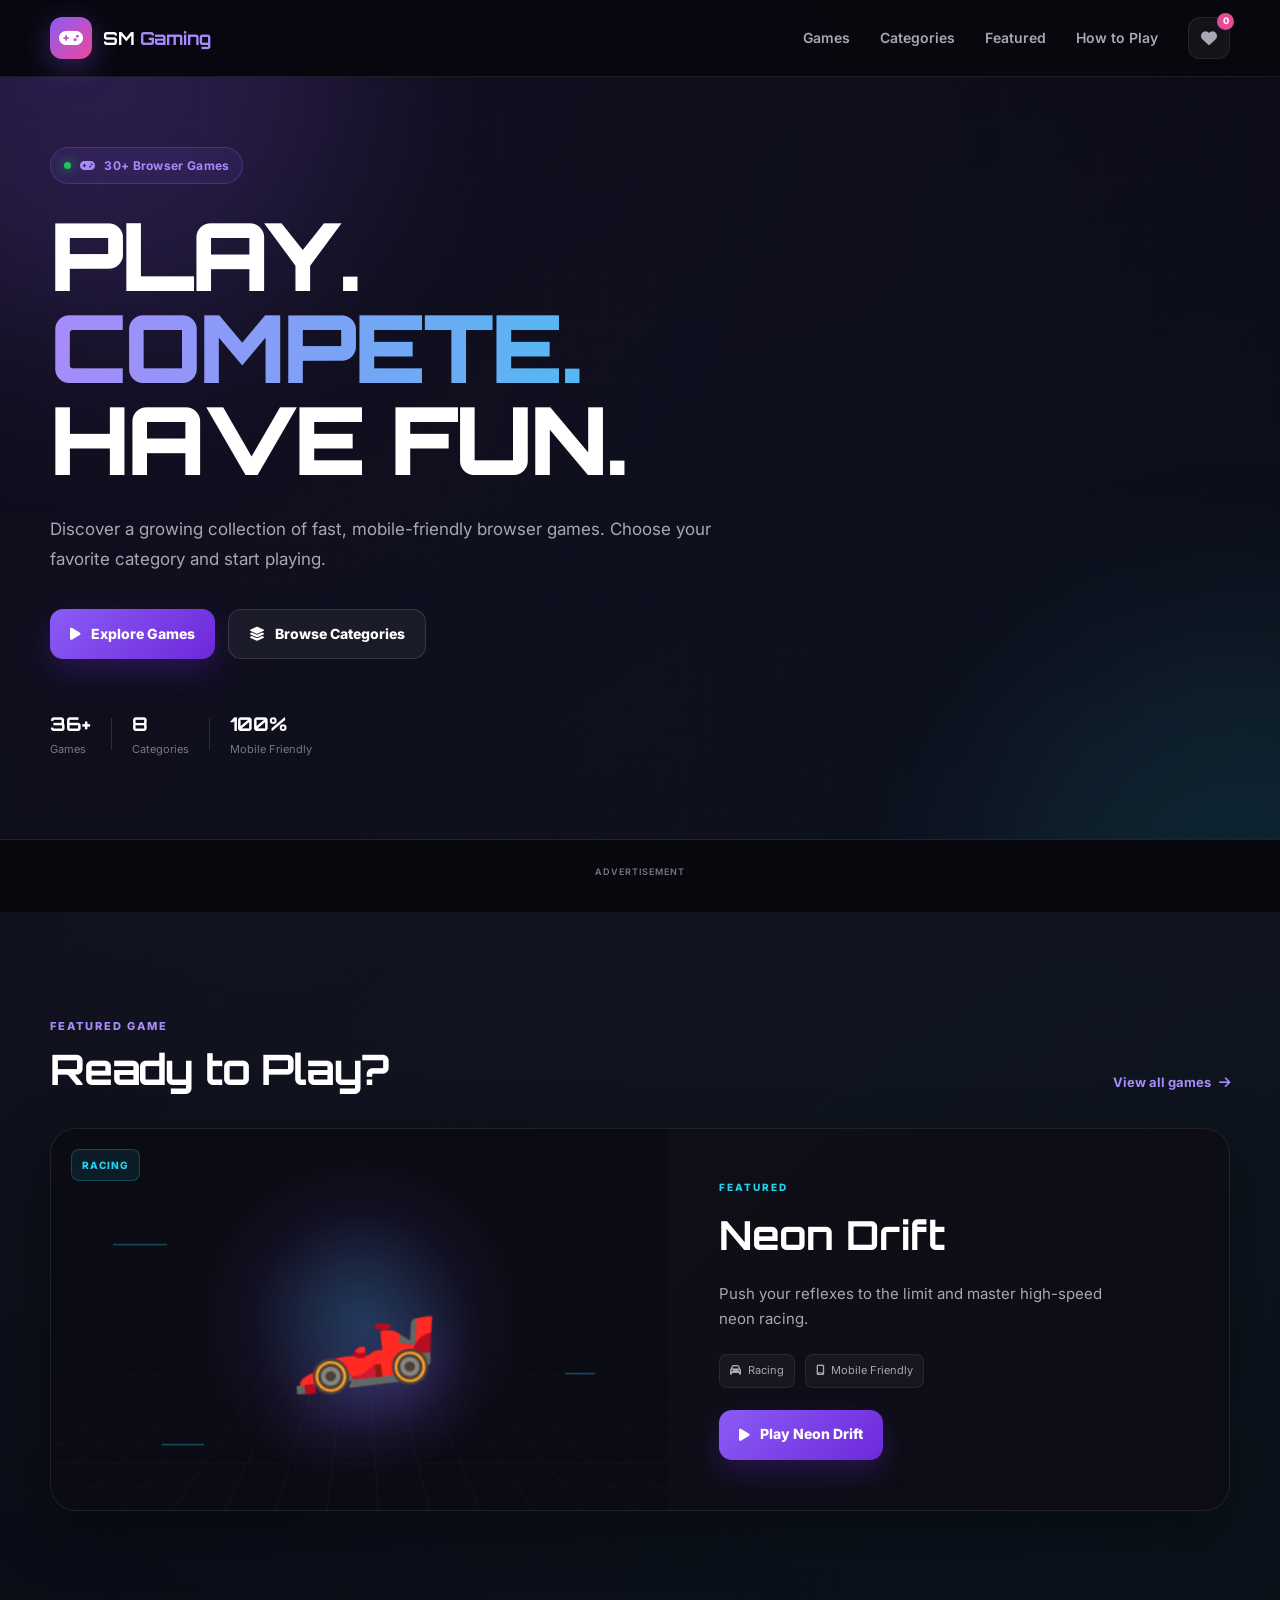
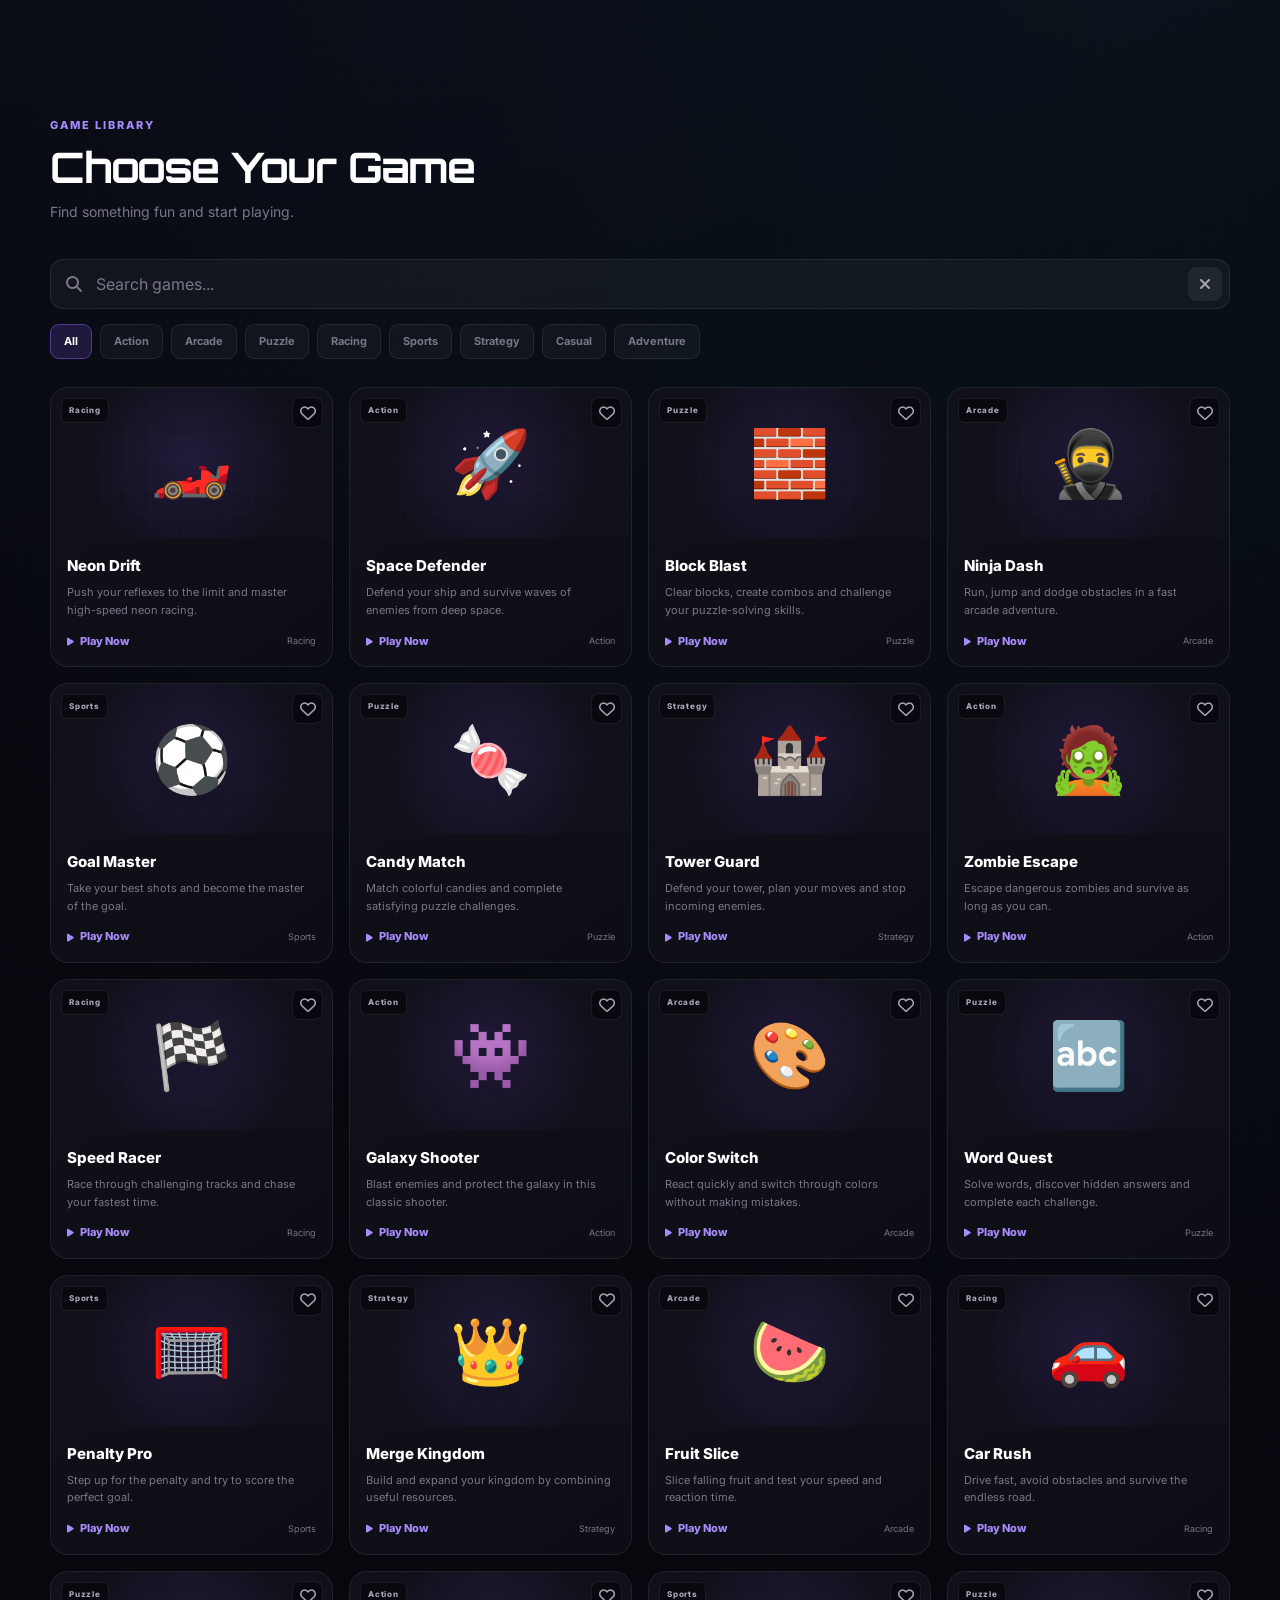
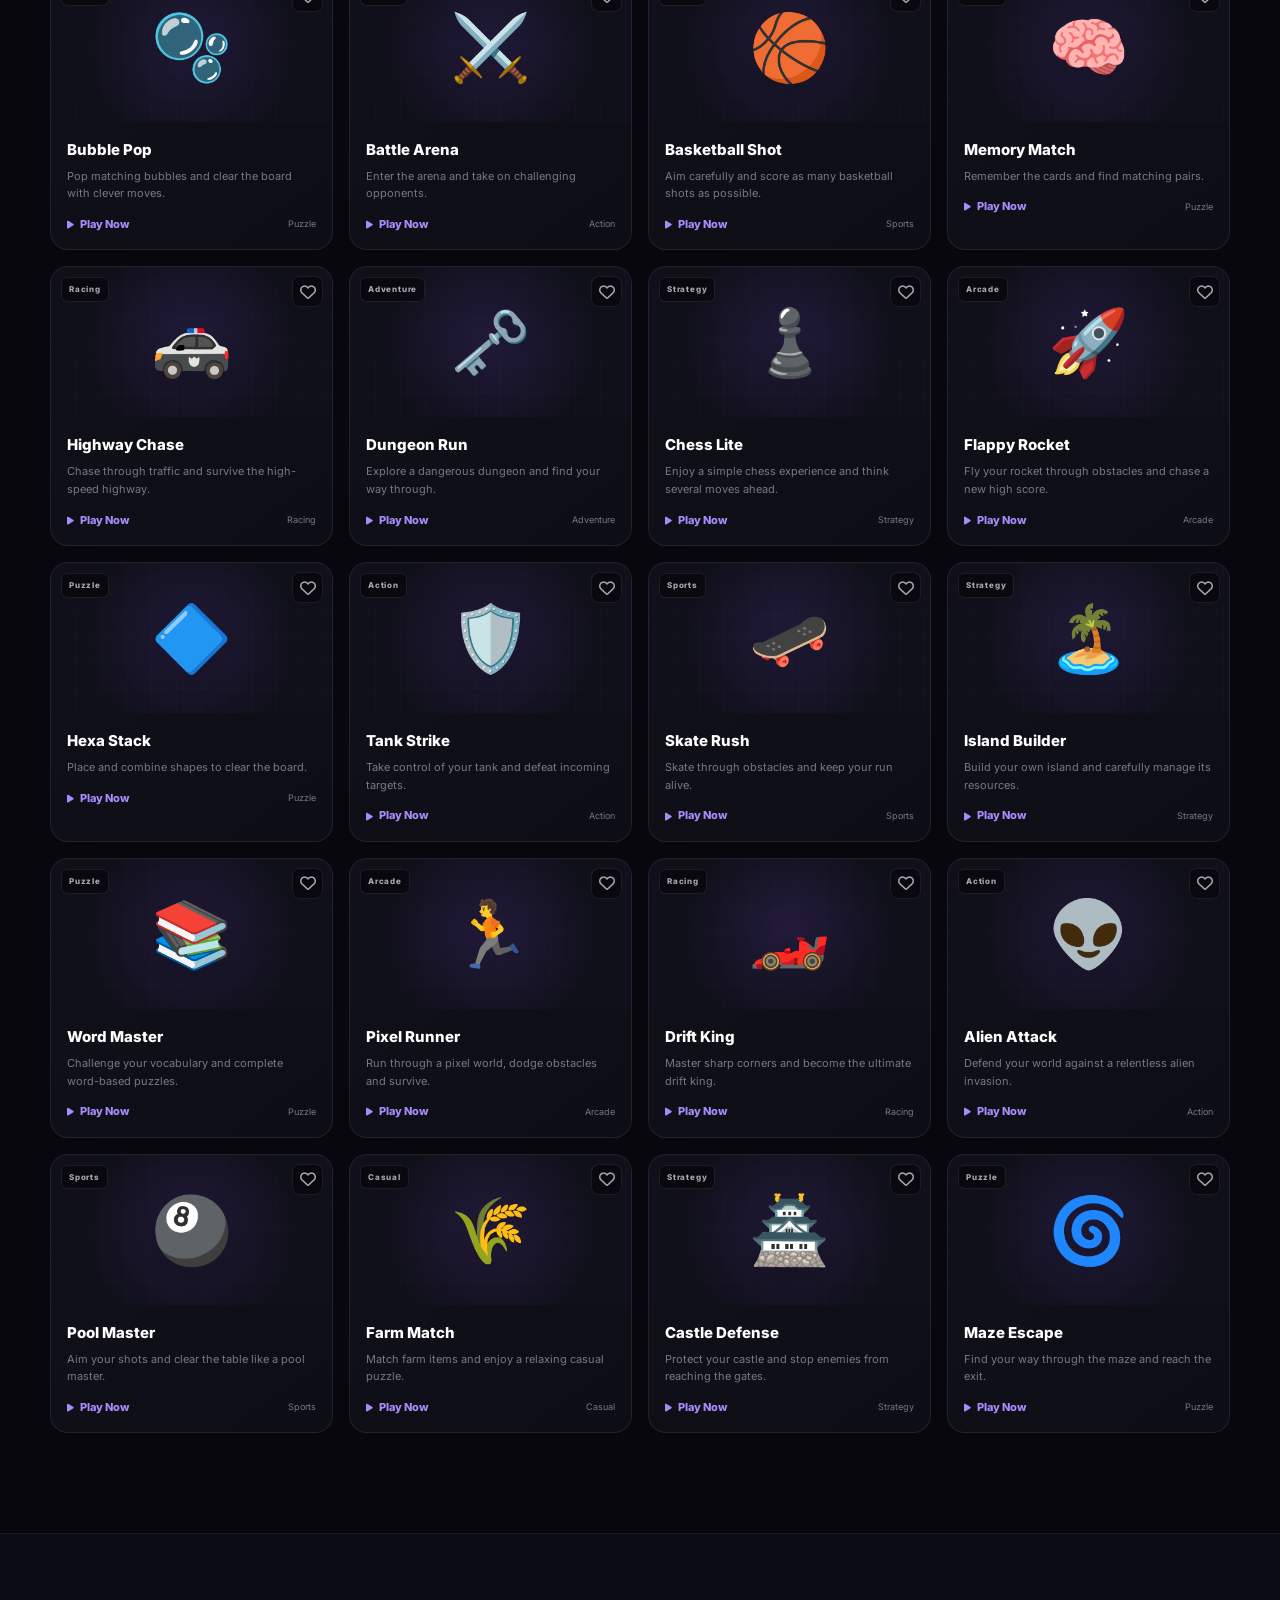
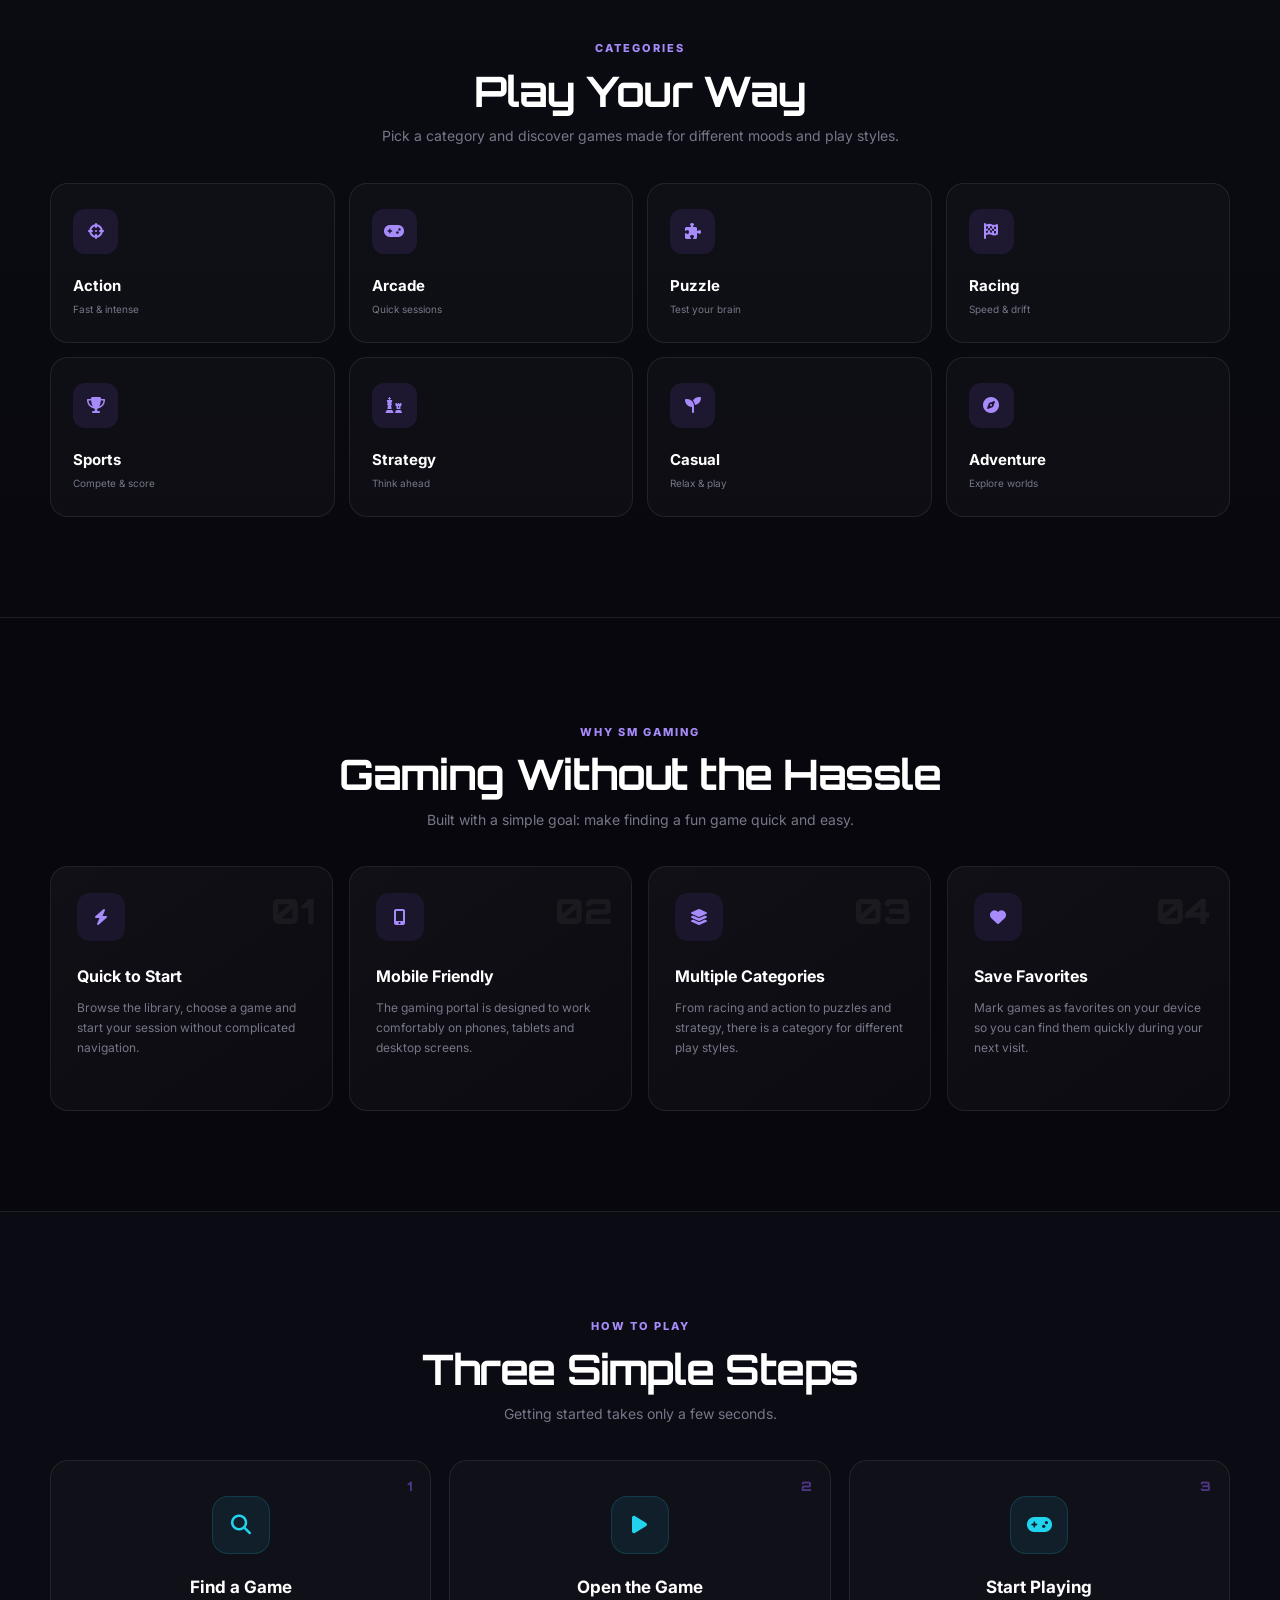
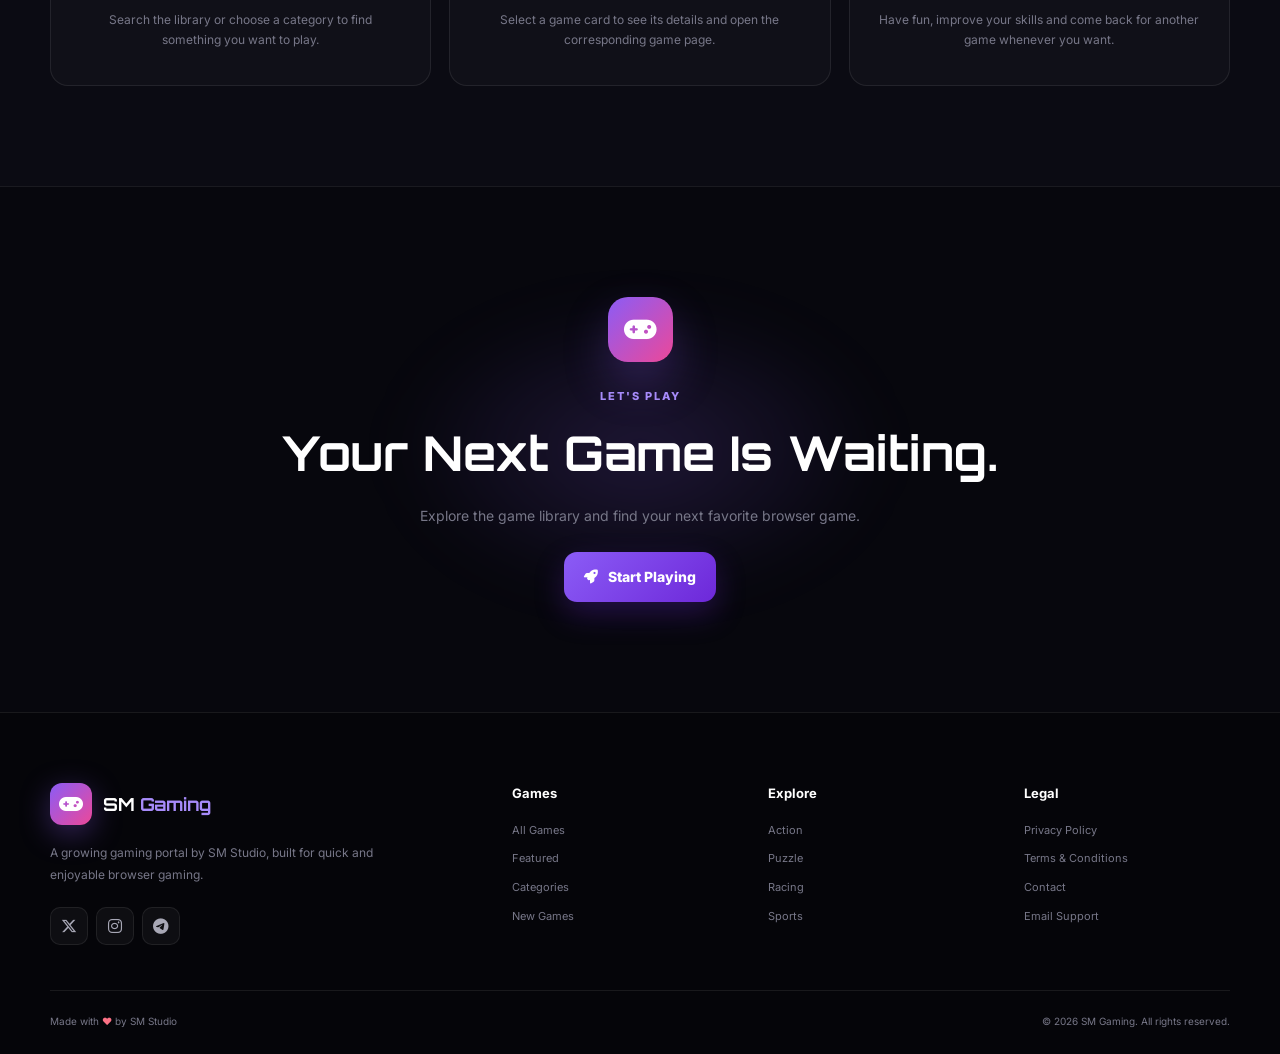
<file: index.html>
<!DOCTYPE html>
<html lang="en">

<head>

  <meta charset="UTF-8">

  <meta
    name="viewport"
    content="width=device-width, initial-scale=1.0, maximum-scale=5.0"
  >

  <meta
    name="description"
    content="SM Gaming is a fast and mobile-friendly gaming portal with browser games across action, arcade, puzzle, racing, sports, strategy, adventure and casual categories."
  >

  <meta
    name="keywords"
    content="SM Gaming, online games, free browser games, browser games, mobile games, arcade games, puzzle games, racing games, action games, sports games, strategy games, SM Studio"
  >

  <meta
    name="author"
    content="SM Studio"
  >

  <meta
    name="theme-color"
    content="#07070d"
  >

  <meta
    name="robots"
    content="index, follow"
  >

  <link
    rel="canonical"
    href="https://sm7-studio.online/"
  >


  <!-- =====================================================
       OPEN GRAPH
  ====================================================== -->

  <meta
    property="og:title"
    content="SM Gaming - Play Free Browser Games"
  >

  <meta
    property="og:description"
    content="Play fast and mobile-friendly browser games across action, arcade, puzzle, racing, sports, strategy and more."
  >

  <meta
    property="og:type"
    content="website"
  >

  <meta
    property="og:url"
    content="https://sm7-studio.online/"
  >

  <meta
    property="og:image"
    content="https://sm7-studio.online/favicon.png"
  >

  <meta
    property="og:site_name"
    content="SM Gaming"
  >


  <!-- =====================================================
       TWITTER
  ====================================================== -->

  <meta
    name="twitter:card"
    content="summary"
  >

  <meta
    name="twitter:title"
    content="SM Gaming - Play Free Browser Games"
  >

  <meta
    name="twitter:description"
    content="Play mobile-friendly browser games across multiple categories."
  >

  <meta
    name="twitter:image"
    content="https://sm7-studio.online/favicon.png"
  >


  <!-- =====================================================
       GOOGLE ADSENSE
       EXISTING ADSENSE ACCOUNT
  ====================================================== -->

  <script
    async
    src="https://pagead2.googlesyndication.com/pagead/js/adsbygoogle.js?client=ca-pub-2090259959275063"
    crossorigin="anonymous">
  </script>

  <meta
    name="google-adsense-account"
    content="ca-pub-2090259959275063"
  >


  <!-- =====================================================
       TITLE
  ====================================================== -->

  <title>SM Gaming - Play Free Browser Games | SM Studio</title>


  <!-- =====================================================
       FAVICON
  ====================================================== -->

  <link
    rel="icon"
    type="image/png"
    sizes="16x16"
    href="favicon.png"
  >

  <link
    rel="icon"
    type="image/png"
    sizes="32x32"
    href="favicon.png"
  >

  <link
    rel="icon"
    type="image/png"
    sizes="48x48"
    href="favicon.png"
  >

  <link
    rel="icon"
    type="image/png"
    sizes="192x192"
    href="favicon.png"
  >

  <link
    rel="icon"
    type="image/png"
    sizes="512x512"
    href="favicon.png"
  >

  <link
    rel="apple-touch-icon"
    sizes="180x180"
    href="favicon.png"
  >

  <link
    rel="manifest"
    href="site.webmanifest"
  >

  <meta
    name="msapplication-TileImage"
    content="favicon.png"
  >


  <!-- =====================================================
       GOOGLE FONTS
  ====================================================== -->

  <link
    rel="preconnect"
    href="https://fonts.googleapis.com"
  >

  <link
    rel="preconnect"
    href="https://fonts.gstatic.com"
    crossorigin
  >

  <link
    href="https://fonts.googleapis.com/css2?family=Inter:wght@400;500;600;700;800;900&family=Orbitron:wght@600;700;800;900&display=swap"
    rel="stylesheet"
  >


  <!-- =====================================================
       FONT AWESOME
  ====================================================== -->

  <link
    rel="stylesheet"
    href="https://cdnjs.cloudflare.com/ajax/libs/font-awesome/6.5.2/css/all.min.css"
  >


  <!-- =====================================================
       MAIN CSS
  ====================================================== -->

  <link
    rel="stylesheet"
    href="style.css"
  >

</head>


<body>


<!-- =====================================================
     NAVBAR
====================================================== -->

<header class="site-header">

  <nav
    class="navbar"
    aria-label="Main Navigation"
  >

    <div class="container nav-container">


      <a
        href="./"
        class="brand"
        aria-label="SM Gaming Home"
      >

        <span class="brand-icon">

          <i
            class="fas fa-gamepad"
            aria-hidden="true"
          ></i>

        </span>

        <span class="brand-text">
          SM <strong>Gaming</strong>
        </span>

      </a>


      <ul
        class="nav-links"
        id="navLinks"
      >

        <li>
          <a href="#games">
            Games
          </a>
        </li>

        <li>
          <a href="#categories">
            Categories
          </a>
        </li>

        <li>
          <a href="#featured">
            Featured
          </a>
        </li>

        <li>
          <a href="#how-to-play">
            How to Play
          </a>
        </li>

      </ul>


      <div class="nav-actions">

        <button
          class="favorite-nav-btn"
          id="favoritesBtn"
          type="button"
          aria-label="Show favorite games"
        >

          <i
            class="fas fa-heart"
            aria-hidden="true"
          ></i>

          <span
            class="favorite-count"
            id="favoriteCount"
          >0</span>

        </button>


        <button
          class="nav-toggle"
          id="navToggle"
          type="button"
          aria-label="Open menu"
          aria-expanded="false"
          aria-controls="navLinks"
        >

          <i
            class="fas fa-bars"
            aria-hidden="true"
          ></i>

        </button>

      </div>

    </div>

  </nav>

</header>


<!-- =====================================================
     MAIN CONTENT
====================================================== -->

<main>


<!-- =====================================================
     HERO
====================================================== -->

<section class="hero">

  <div class="hero-grid"></div>

  <div class="hero-glow hero-glow-one"></div>

  <div class="hero-glow hero-glow-two"></div>


  <div class="container hero-content">


    <div class="hero-badge">

      <span class="badge-dot"></span>

      <i
        class="fas fa-gamepad"
        aria-hidden="true"
      ></i>

      30+ Browser Games

    </div>


    <h1>
      PLAY.
      <span>COMPETE.</span>
      HAVE FUN.
    </h1>


    <p class="hero-description">

      Discover a growing collection of fast,
      mobile-friendly browser games.
      Choose your favorite category and start playing.

    </p>


    <div class="hero-buttons">

      <a
        href="#games"
        class="btn btn-primary"
      >

        <i
          class="fas fa-play"
          aria-hidden="true"
        ></i>

        Explore Games

      </a>


      <a
        href="#categories"
        class="btn btn-secondary"
      >

        <i
          class="fas fa-layer-group"
          aria-hidden="true"
        ></i>

        Browse Categories

      </a>

    </div>


    <div class="hero-mini-stats">


      <div class="mini-stat">

        <strong>
          36+
        </strong>

        <span>
          Games
        </span>

      </div>


      <div class="mini-divider"></div>


      <div class="mini-stat">

        <strong>
          8
        </strong>

        <span>
          Categories
        </span>

      </div>


      <div class="mini-divider"></div>


      <div class="mini-stat">

        <strong>
          100%
        </strong>

        <span>
          Mobile Friendly
        </span>

      </div>


    </div>

  </div>

</section>


<!-- =====================================================
     ADSENSE DISPLAY AD
     SM Gaming Top Ad
     Slot: 8551481777
====================================================== -->

<section
  class="ad-section"
  aria-label="Advertisement"
>

  <div class="container">

    <div class="ad-label">
      Advertisement
    </div>


    <ins
      class="adsbygoogle"
      style="display:block"
      data-ad-client="ca-pub-2090259959275063"
      data-ad-slot="8551481777"
      data-ad-format="auto"
      data-full-width-responsive="true">
    </ins>


    <script>
      (adsbygoogle = window.adsbygoogle || []).push({});
    </script>

  </div>

</section>


<!-- =====================================================
     FEATURED GAME
====================================================== -->

<section
  class="featured-section"
  id="featured"
>

  <div class="container">


    <div class="section-heading">

      <div>

        <span class="section-label">
          FEATURED GAME
        </span>

        <h2>
          Ready to Play?
        </h2>

      </div>


      <a
        href="#games"
        class="view-all"
      >

        View all games

        <i
          class="fas fa-arrow-right"
          aria-hidden="true"
        ></i>

      </a>

    </div>


    <article class="featured-card">


      <div class="featured-visual">

        <div class="featured-grid"></div>

        <div class="featured-orb"></div>

        <div class="featured-car">
          🏎️
        </div>

        <div class="featured-speed speed-one">
          ━━━━━━━━━
        </div>

        <div class="featured-speed speed-two">
          ━━━━━
        </div>

        <div class="featured-speed speed-three">
          ━━━━━━━
        </div>

        <div class="featured-tag">
          RACING
        </div>

      </div>


      <div class="featured-content">

        <span class="eyebrow">
          FEATURED
        </span>


        <h3>
          Neon Drift
        </h3>


        <p>
          Push your reflexes to the limit and master
          high-speed neon racing.
        </p>


        <div class="featured-meta">

          <span>

            <i
              class="fas fa-car"
              aria-hidden="true"
            ></i>

            Racing

          </span>


          <span>

            <i
              class="fas fa-mobile-screen"
              aria-hidden="true"
            ></i>

            Mobile Friendly

          </span>

        </div>


        <button
          class="btn btn-primary featured-play"
          type="button"
          data-game="neon-drift"
        >

          <i
            class="fas fa-play"
            aria-hidden="true"
          ></i>

          Play Neon Drift

        </button>

      </div>

    </article>

  </div>

</section>


<!-- =====================================================
     GAME LIBRARY
====================================================== -->

<section
  class="games-section"
  id="games"
>

  <div class="container">


    <div class="section-heading games-heading">

      <div>

        <span class="section-label">
          GAME LIBRARY
        </span>

        <h2>
          Choose Your Game
        </h2>

        <p>
          Find something fun and start playing.
        </p>

      </div>

    </div>


    <!-- SEARCH -->

    <div class="game-tools">


      <div class="search-box">

        <i
          class="fas fa-search"
          aria-hidden="true"
        ></i>


        <input
          type="search"
          id="gameSearch"
          placeholder="Search games..."
          autocomplete="off"
          aria-label="Search games"
        >


        <button
          type="button"
          id="clearSearch"
          class="clear-search"
          aria-label="Clear search"
          hidden
        >

          <i
            class="fas fa-xmark"
            aria-hidden="true"
          ></i>

        </button>

      </div>


      <button
        type="button"
        class="mobile-filter-btn"
        id="mobileFilterBtn"
      >

        <i
          class="fas fa-filter"
          aria-hidden="true"
        ></i>

        Filters

      </button>

    </div>


    <!-- FILTERS -->

    <div
      class="filter-wrap"
      id="filterWrap"
    >


      <button
        class="filter-btn active"
        type="button"
        data-filter="all"
      >
        All
      </button>


      <button
        class="filter-btn"
        type="button"
        data-filter="Action"
      >
        Action
      </button>


      <button
        class="filter-btn"
        type="button"
        data-filter="Arcade"
      >
        Arcade
      </button>


      <button
        class="filter-btn"
        type="button"
        data-filter="Puzzle"
      >
        Puzzle
      </button>


      <button
        class="filter-btn"
        type="button"
        data-filter="Racing"
      >
        Racing
      </button>


      <button
        class="filter-btn"
        type="button"
        data-filter="Sports"
      >
        Sports
      </button>


      <button
        class="filter-btn"
        type="button"
        data-filter="Strategy"
      >
        Strategy
      </button>


      <button
        class="filter-btn"
        type="button"
        data-filter="Casual"
      >
        Casual
      </button>


      <button
        class="filter-btn"
        type="button"
        data-filter="Adventure"
      >
        Adventure
      </button>

    </div>


    <div
      class="active-filter-info"
      id="activeFilterInfo"
      hidden
    ></div>


    <!-- GAME GRID -->

    <div
      class="game-grid"
      id="gameGrid"
    ></div>


    <!-- EMPTY STATE -->

    <div
      class="empty-games"
      id="emptyGames"
      hidden
    >

      <div class="empty-icon">

        <i
          class="fas fa-gamepad"
          aria-hidden="true"
        ></i>

      </div>


      <h3>
        No games found
      </h3>


      <p>
        Try another search or category.
      </p>


      <button
        type="button"
        class="btn btn-secondary"
        id="resetGames"
      >

        <i
          class="fas fa-rotate-left"
          aria-hidden="true"
        ></i>

        Show All Games

      </button>

    </div>

  </div>

</section>


<!-- =====================================================
     CATEGORIES
====================================================== -->

<section
  class="categories-section"
  id="categories"
>

  <div class="container">


    <div class="section-heading centered">

      <span class="section-label">
        CATEGORIES
      </span>


      <h2>
        Play Your Way
      </h2>


      <p>
        Pick a category and discover games made for
        different moods and play styles.
      </p>

    </div>


    <div class="category-grid">


      <button
        class="category-card category-action"
        type="button"
        data-category="Action"
      >

        <span class="category-icon">

          <i
            class="fas fa-crosshairs"
            aria-hidden="true"
          ></i>

        </span>


        <strong>
          Action
        </strong>


        <small>
          Fast &amp; intense
        </small>

      </button>


      <button
        class="category-card"
        type="button"
        data-category="Arcade"
      >

        <span class="category-icon">

          <i
            class="fas fa-gamepad"
            aria-hidden="true"
          ></i>

        </span>


        <strong>
          Arcade
        </strong>


        <small>
          Quick sessions
        </small>

      </button>


      <button
        class="category-card"
        type="button"
        data-category="Puzzle"
      >

        <span class="category-icon">

          <i
            class="fas fa-puzzle-piece"
            aria-hidden="true"
          ></i>

        </span>


        <strong>
          Puzzle
        </strong>


        <small>
          Test your brain
        </small>

      </button>


      <button
        class="category-card"
        type="button"
        data-category="Racing"
      >

        <span class="category-icon">

          <i
            class="fas fa-flag-checkered"
            aria-hidden="true"
          ></i>

        </span>


        <strong>
          Racing
        </strong>


        <small>
          Speed &amp; drift
        </small>

      </button>


      <button
        class="category-card"
        type="button"
        data-category="Sports"
      >

        <span class="category-icon">

          <i
            class="fas fa-trophy"
            aria-hidden="true"
          ></i>

        </span>


        <strong>
          Sports
        </strong>


        <small>
          Compete &amp; score
        </small>

      </button>


      <button
        class="category-card"
        type="button"
        data-category="Strategy"
      >

        <span class="category-icon">

          <i
            class="fas fa-chess"
            aria-hidden="true"
          ></i>

        </span>


        <strong>
          Strategy
        </strong>


        <small>
          Think ahead
        </small>

      </button>


      <button
        class="category-card"
        type="button"
        data-category="Casual"
      >

        <span class="category-icon">

          <i
            class="fas fa-seedling"
            aria-hidden="true"
          ></i>

        </span>


        <strong>
          Casual
        </strong>


        <small>
          Relax &amp; play
        </small>

      </button>


      <button
        class="category-card"
        type="button"
        data-category="Adventure"
      >

        <span class="category-icon">

          <i
            class="fas fa-compass"
            aria-hidden="true"
          ></i>

        </span>


        <strong>
          Adventure
        </strong>


        <small>
          Explore worlds
        </small>

      </button>


    </div>

  </div>

</section>


<!-- =====================================================
     WHY SM GAMING
====================================================== -->

<section class="why-section">

  <div class="container">


    <div class="section-heading centered">

      <span class="section-label">
        WHY SM GAMING
      </span>


      <h2>
        Gaming Without the Hassle
      </h2>


      <p>
        Built with a simple goal: make finding a fun game
        quick and easy.
      </p>

    </div>


    <div class="why-grid">


      <article class="why-card">

        <div class="why-number">
          01
        </div>


        <div class="why-icon">

          <i
            class="fas fa-bolt"
            aria-hidden="true"
          ></i>

        </div>


        <h3>
          Quick to Start
        </h3>


        <p>
          Browse the library, choose a game and start your
          session without complicated navigation.
        </p>

      </article>


      <article class="why-card">

        <div class="why-number">
          02
        </div>


        <div class="why-icon">

          <i
            class="fas fa-mobile-screen-button"
            aria-hidden="true"
          ></i>

        </div>


        <h3>
          Mobile Friendly
        </h3>


        <p>
          The gaming portal is designed to work comfortably
          on phones, tablets and desktop screens.
        </p>

      </article>


      <article class="why-card">

        <div class="why-number">
          03
        </div>


        <div class="why-icon">

          <i
            class="fas fa-layer-group"
            aria-hidden="true"
          ></i>

        </div>


        <h3>
          Multiple Categories
        </h3>


        <p>
          From racing and action to puzzles and strategy,
          there is a category for different play styles.
        </p>

      </article>


      <article class="why-card">

        <div class="why-number">
          04
        </div>


        <div class="why-icon">

          <i
            class="fas fa-heart"
            aria-hidden="true"
          ></i>

        </div>


        <h3>
          Save Favorites
        </h3>


        <p>
          Mark games as favorites on your device so you can
          find them quickly during your next visit.
        </p>

      </article>


    </div>

  </div>

</section>


<!-- =====================================================
     HOW TO PLAY
====================================================== -->

<section
  class="how-section"
  id="how-to-play"
>

  <div class="container">


    <div class="section-heading centered">

      <span class="section-label">
        HOW TO PLAY
      </span>


      <h2>
        Three Simple Steps
      </h2>


      <p>
        Getting started takes only a few seconds.
      </p>

    </div>


    <div class="steps-grid">


      <article class="step-card">

        <div class="step-number">
          1
        </div>


        <div class="step-icon">

          <i
            class="fas fa-search"
            aria-hidden="true"
          ></i>

        </div>


        <h3>
          Find a Game
        </h3>


        <p>
          Search the library or choose a category to find
          something you want to play.
        </p>

      </article>


      <article class="step-card">

        <div class="step-number">
          2
        </div>


        <div class="step-icon">

          <i
            class="fas fa-play"
            aria-hidden="true"
          ></i>

        </div>


        <h3>
          Open the Game
        </h3>


        <p>
          Select a game card to see its details and open
          the corresponding game page.
        </p>

      </article>


      <article class="step-card">

        <div class="step-number">
          3
        </div>


        <div class="step-icon">

          <i
            class="fas fa-gamepad"
            aria-hidden="true"
          ></i>

        </div>


        <h3>
          Start Playing
        </h3>


        <p>
          Have fun, improve your skills and come back for
          another game whenever you want.
        </p>

      </article>


    </div>

  </div>

</section>


<!-- =====================================================
     CTA
====================================================== -->

<section class="cta-section">

  <div class="cta-glow"></div>


  <div class="container cta-content">


    <div class="cta-icon">

      <i
        class="fas fa-gamepad"
        aria-hidden="true"
      ></i>

    </div>


    <span class="section-label">
      LET'S PLAY
    </span>


    <h2>
      Your Next Game Is Waiting.
    </h2>


    <p>
      Explore the game library and find your next
      favorite browser game.
    </p>


    <a
      href="#games"
      class="btn btn-primary"
    >

      <i
        class="fas fa-rocket"
        aria-hidden="true"
      ></i>

      Start Playing

    </a>


  </div>

</section>


</main>


<!-- =====================================================
     GAME MODAL
====================================================== -->

<div
  class="modal"
  id="gameModal"
  aria-hidden="true"
>


  <div
    class="modal-overlay"
    id="modalOverlay"
  ></div>


  <div
    class="modal-card"
    role="dialog"
    aria-modal="true"
    aria-labelledby="modalTitle"
  >


    <button
      type="button"
      class="modal-close"
      id="modalClose"
      aria-label="Close game details"
    >

      <i
        class="fas fa-xmark"
        aria-hidden="true"
      ></i>

    </button>


    <div
      class="modal-game-icon"
      id="modalIcon"
    >
      🎮
    </div>


    <span
      class="modal-category"
      id="modalCategory"
    >
      GAME
    </span>


    <h3 id="modalTitle">
      Game
    </h3>


    <p
      class="modal-description"
      id="modalDescription"
    >
      Game description.
    </p>


    <div class="modal-actions">


      <a
        href="#"
        class="btn btn-primary"
        id="modalPlay"
      >

        <i
          class="fas fa-play"
          aria-hidden="true"
        ></i>

        Play Now

      </a>


      <button
        type="button"
        class="btn btn-secondary"
        id="modalFavorite"
      >

        <i
          class="far fa-heart"
          aria-hidden="true"
        ></i>

        Favorite

      </button>


    </div>


    <p class="modal-note">

      <i
        class="fas fa-circle-info"
        aria-hidden="true"
      ></i>

      Game pages are opened from the SM Gaming library.

    </p>


  </div>

</div>


<!-- =====================================================
     BACK TO TOP
====================================================== -->

<button
  type="button"
  class="back-to-top"
  id="backToTop"
  aria-label="Back to top"
>

  <i
    class="fas fa-arrow-up"
    aria-hidden="true"
  ></i>

</button>


<!-- =====================================================
     FOOTER
====================================================== -->

<footer class="site-footer">

  <div class="container">


    <div class="footer-grid">


      <!-- BRAND -->

      <div class="footer-brand">


        <a
          href="./"
          class="brand footer-brand-logo"
          aria-label="SM Gaming Home"
        >

          <span class="brand-icon">

            <i
              class="fas fa-gamepad"
              aria-hidden="true"
            ></i>

          </span>


          <span class="brand-text">
            SM <strong>Gaming</strong>
          </span>

        </a>


        <p>
          A growing gaming portal by SM Studio,
          built for quick and enjoyable browser gaming.
        </p>


        <div class="social-links">


          <a
            href="https://x.com/SapneswarM7"
            target="_blank"
            rel="noopener noreferrer"
            aria-label="SM Studio on X"
          >

            <i
              class="fab fa-x-twitter"
              aria-hidden="true"
            ></i>

          </a>


          <a
            href="https://www.instagram.com/sm__studio7/"
            target="_blank"
            rel="noopener noreferrer"
            aria-label="SM Studio on Instagram"
          >

            <i
              class="fab fa-instagram"
              aria-hidden="true"
            ></i>

          </a>


          <a
            href="https://t.me/sm_studio7"
            target="_blank"
            rel="noopener noreferrer"
            aria-label="SM Studio on Telegram"
          >

            <i
              class="fab fa-telegram-plane"
              aria-hidden="true"
            ></i>

          </a>


        </div>

      </div>


      <!-- GAMES -->

      <div class="footer-column">

        <h3>
          Games
        </h3>


        <a href="#games">
          All Games
        </a>


        <a href="#featured">
          Featured
        </a>


        <a href="#categories">
          Categories
        </a>


        <a href="#games">
          New Games
        </a>

      </div>


      <!-- EXPLORE -->

      <div class="footer-column">

        <h3>
          Explore
        </h3>


        <a href="#games">
          Action
        </a>


        <a href="#games">
          Puzzle
        </a>


        <a href="#games">
          Racing
        </a>


        <a href="#games">
          Sports
        </a>

      </div>


      <!-- LEGAL -->

      <div class="footer-column">

        <h3>
          Legal
        </h3>


        <a href="privacy-policy.html">
          Privacy Policy
        </a>


        <a href="terms.html">
          Terms &amp; Conditions
        </a>


        <a href="contact.html">
          Contact
        </a>


        <a href="mailto:support@sm7-studio.online">
          Email Support
        </a>

      </div>


    </div>


    <div class="footer-divider"></div>


    <div class="footer-bottom">


      <p>
        Made with
        <span aria-hidden="true">❤️</span>
        by SM Studio
      </p>


      <p>
        © 2026 SM Gaming. All rights reserved.
      </p>


    </div>


  </div>

</footer>


<!-- =====================================================
     JAVASCRIPT
====================================================== -->

<script
  src="script.js"
  defer
></script>


</body>

</html>
</file>
<file: style.css>
/* =========================================================
   SM GAMING
   Main Stylesheet
========================================================= */

:root {
  --bg: #07070d;
  --bg-soft: #0b0b13;
  --bg-card: #10101a;
  --bg-card-2: #141421;

  --text: #ffffff;
  --text-soft: #a7a7b5;
  --text-muted: #777788;

  --primary: #8b5cf6;
  --primary-light: #a78bfa;
  --primary-dark: #6d28d9;

  --cyan: #22d3ee;
  --pink: #ec4899;
  --green: #22c55e;
  --orange: #f97316;
  --yellow: #facc15;

  --border: rgba(255, 255, 255, 0.08);
  --border-light: rgba(255, 255, 255, 0.13);

  --shadow: 0 20px 60px rgba(0, 0, 0, 0.35);

  --radius-sm: 10px;
  --radius: 18px;
  --radius-lg: 26px;

  --container: 1180px;
}

/* =========================================================
   RESET
========================================================= */

* {
  margin: 0;
  padding: 0;
  box-sizing: border-box;
}

html {
  scroll-behavior: smooth;
  background: var(--bg);
}

body {
  font-family: "Inter", sans-serif;
  color: var(--text);
  background:
    radial-gradient(
      circle at 10% 0%,
      rgba(139, 92, 246, 0.08),
      transparent 30%
    ),
    radial-gradient(
      circle at 90% 20%,
      rgba(34, 211, 238, 0.05),
      transparent 30%
    ),
    var(--bg);
  line-height: 1.6;
  overflow-x: hidden;
}

a {
  color: inherit;
  text-decoration: none;
}

button,
input {
  font: inherit;
}

button {
  border: 0;
}

img {
  max-width: 100%;
  display: block;
}

ul {
  list-style: none;
}

::selection {
  background: var(--primary);
  color: #fff;
}

/* =========================================================
   CONTAINER
========================================================= */

.container {
  width: min(calc(100% - 40px), var(--container));
  margin-inline: auto;
}

/* =========================================================
   HEADER
========================================================= */

.site-header {
  position: sticky;
  top: 0;
  z-index: 1000;
  background: rgba(7, 7, 13, 0.82);
  backdrop-filter: blur(18px);
  -webkit-backdrop-filter: blur(18px);
  border-bottom: 1px solid var(--border);
}

.navbar {
  height: 76px;
}

.nav-container {
  height: 100%;
  display: flex;
  align-items: center;
  justify-content: space-between;
  gap: 30px;
}

/* =========================================================
   BRAND
========================================================= */

.brand {
  display: inline-flex;
  align-items: center;
  gap: 11px;
  flex-shrink: 0;
}

.brand-icon {
  width: 42px;
  height: 42px;
  display: grid;
  place-items: center;
  border-radius: 12px;
  background: linear-gradient(
    135deg,
    var(--primary),
    var(--pink)
  );
  color: #fff;
  box-shadow:
    0 8px 30px rgba(139, 92, 246, 0.35);
}

.brand-icon i {
  font-size: 19px;
}

.brand-text {
  font-family: "Orbitron", sans-serif;
  font-size: 18px;
  font-weight: 700;
  letter-spacing: -0.5px;
}

.brand-text strong {
  color: var(--primary-light);
}

/* =========================================================
   NAVIGATION
========================================================= */

.nav-links {
  display: flex;
  align-items: center;
  gap: 30px;
  margin-left: auto;
}

.nav-links a {
  color: var(--text-soft);
  font-size: 14px;
  font-weight: 600;
  transition: color 0.2s ease;
}

.nav-links a:hover {
  color: #fff;
}

.nav-actions {
  display: flex;
  align-items: center;
  gap: 10px;
}

.favorite-nav-btn,
.nav-toggle {
  width: 42px;
  height: 42px;
  border-radius: 12px;
  display: grid;
  place-items: center;
  cursor: pointer;
  background: rgba(255, 255, 255, 0.05);
  color: var(--text-soft);
  border: 1px solid var(--border);
  transition:
    background 0.2s ease,
    color 0.2s ease,
    border-color 0.2s ease,
    transform 0.2s ease;
}

.favorite-nav-btn:hover,
.nav-toggle:hover {
  color: #fff;
  background: rgba(139, 92, 246, 0.14);
  border-color: rgba(139, 92, 246, 0.4);
}

.favorite-nav-btn {
  position: relative;
}

.favorite-count {
  position: absolute;
  top: -5px;
  right: -5px;
  min-width: 17px;
  height: 17px;
  padding: 0 4px;
  display: grid;
  place-items: center;
  border-radius: 20px;
  background: var(--pink);
  color: #fff;
  font-size: 9px;
  font-weight: 800;
}

.favorite-nav-btn.active {
  color: #fb7185;
  border-color: rgba(236, 72, 153, 0.35);
  background: rgba(236, 72, 153, 0.1);
}

.nav-toggle {
  display: none;
}

/* =========================================================
   HERO
========================================================= */

.hero {
  position: relative;
  min-height: 670px;
  display: flex;
  align-items: center;
  overflow: hidden;
  border-bottom: 1px solid var(--border);
}

.hero-grid {
  position: absolute;
  inset: 0;
  opacity: 0.25;
  background-image:
    linear-gradient(
      rgba(255, 255, 255, 0.035) 1px,
      transparent 1px
    ),
    linear-gradient(
      90deg,
      rgba(255, 255, 255, 0.035) 1px,
      transparent 1px
    );
  background-size: 50px 50px;
  mask-image:
    linear-gradient(
      to bottom,
      #000,
      transparent 90%
    );
}

.hero-glow {
  position: absolute;
  width: 500px;
  height: 500px;
  border-radius: 50%;
  filter: blur(100px);
  pointer-events: none;
}

.hero-glow-one {
  top: -250px;
  left: -150px;
  background: rgba(139, 92, 246, 0.2);
}

.hero-glow-two {
  right: -220px;
  bottom: -300px;
  background: rgba(34, 211, 238, 0.1);
}

.hero-content {
  position: relative;
  z-index: 2;
  padding-top: 70px;
  padding-bottom: 80px;
}

.hero-badge {
  display: inline-flex;
  align-items: center;
  gap: 9px;
  padding: 8px 13px;
  border-radius: 50px;
  background: rgba(139, 92, 246, 0.1);
  border: 1px solid rgba(139, 92, 246, 0.3);
  color: var(--primary-light);
  font-size: 12px;
  font-weight: 700;
  letter-spacing: 0.3px;
}

.badge-dot {
  width: 7px;
  height: 7px;
  border-radius: 50%;
  background: var(--green);
  box-shadow: 0 0 12px var(--green);
}

.hero h1 {
  max-width: 850px;
  margin-top: 25px;
  font-family: "Orbitron", sans-serif;
  font-size: clamp(48px, 8vw, 94px);
  line-height: 0.98;
  letter-spacing: -3px;
  font-weight: 900;
}

.hero h1 span {
  display: block;
  background:
    linear-gradient(
      90deg,
      var(--primary-light),
      var(--cyan)
    );
  -webkit-background-clip: text;
  background-clip: text;
  color: transparent;
}

.hero-description {
  max-width: 680px;
  margin-top: 28px;
  color: var(--text-soft);
  font-size: 17px;
  line-height: 1.8;
}

.hero-buttons {
  display: flex;
  flex-wrap: wrap;
  gap: 13px;
  margin-top: 34px;
}

.btn {
  min-height: 50px;
  display: inline-flex;
  align-items: center;
  justify-content: center;
  gap: 10px;
  padding: 0 20px;
  border-radius: 13px;
  font-size: 14px;
  font-weight: 800;
  cursor: pointer;
  transition:
    transform 0.2s ease,
    box-shadow 0.2s ease,
    background 0.2s ease,
    border-color 0.2s ease;
}

.btn:hover {
  transform: translateY(-2px);
}

.btn-primary {
  color: #fff;
  background:
    linear-gradient(
      135deg,
      var(--primary),
      var(--primary-dark)
    );
  box-shadow:
    0 12px 30px
    rgba(109, 40, 217, 0.28);
}

.btn-primary:hover {
  box-shadow:
    0 16px 38px
    rgba(109, 40, 217, 0.42);
}

.btn-secondary {
  color: #fff;
  background: rgba(255, 255, 255, 0.05);
  border: 1px solid var(--border-light);
}

.btn-secondary:hover {
  background: rgba(255, 255, 255, 0.09);
  border-color: rgba(255, 255, 255, 0.2);
}

.hero-mini-stats {
  display: flex;
  align-items: center;
  gap: 20px;
  margin-top: 50px;
}

.mini-stat {
  display: flex;
  flex-direction: column;
}

.mini-stat strong {
  font-family: "Orbitron", sans-serif;
  font-size: 19px;
}

.mini-stat span {
  margin-top: 2px;
  color: var(--text-muted);
  font-size: 11px;
}

.mini-divider {
  width: 1px;
  height: 32px;
  background: var(--border-light);
}

/* =========================================================
   ADVERTISEMENT
========================================================= */

.ad-section {
  padding: 25px 0;
  background: var(--bg);
}

.ad-label {
  margin-bottom: 8px;
  text-align: center;
  color: var(--text-muted);
  font-size: 9px;
  font-weight: 600;
  letter-spacing: 1px;
  text-transform: uppercase;
}

/* =========================================================
   SECTIONS
========================================================= */

section {
  scroll-margin-top: 90px;
}

.featured-section,
.games-section,
.categories-section,
.why-section,
.how-section {
  padding: 100px 0;
}

.featured-section {
  background:
    linear-gradient(
      180deg,
      rgba(255, 255, 255, 0.015),
      transparent
    );
}

.section-heading {
  display: flex;
  align-items: flex-end;
  justify-content: space-between;
  gap: 30px;
  margin-bottom: 35px;
}

.section-heading.centered {
  display: block;
  text-align: center;
  max-width: 700px;
  margin-left: auto;
  margin-right: auto;
}

.section-label {
  display: inline-block;
  margin-bottom: 9px;
  color: var(--primary-light);
  font-size: 11px;
  font-weight: 800;
  letter-spacing: 2px;
}

.section-heading h2 {
  font-family: "Orbitron", sans-serif;
  font-size: clamp(27px, 4vw, 42px);
  line-height: 1.15;
  letter-spacing: -1.2px;
}

.section-heading p {
  margin-top: 10px;
  color: var(--text-muted);
  font-size: 14px;
}

.view-all {
  display: inline-flex;
  align-items: center;
  gap: 8px;
  color: var(--primary-light);
  font-size: 13px;
  font-weight: 700;
  white-space: nowrap;
}

.view-all:hover {
  color: #fff;
}

/* =========================================================
   FEATURED CARD
========================================================= */

.featured-card {
  display: grid;
  grid-template-columns: 1.05fr 0.95fr;
  overflow: hidden;
  min-height: 380px;
  border: 1px solid var(--border);
  border-radius: var(--radius-lg);
  background:
    linear-gradient(
      135deg,
      #10101a,
      #0c0c14
    );
  box-shadow: var(--shadow);
}

.featured-visual {
  position: relative;
  min-height: 380px;
  overflow: hidden;
  display: flex;
  align-items: center;
  justify-content: center;
  background:
    radial-gradient(
      circle at center,
      rgba(139, 92, 246, 0.18),
      transparent 45%
    ),
    #0b0b14;
}

.featured-grid {
  position: absolute;
  inset: 0;
  opacity: 0.3;
  background-image:
    linear-gradient(
      rgba(139, 92, 246, 0.12) 1px,
      transparent 1px
    ),
    linear-gradient(
      90deg,
      rgba(139, 92, 246, 0.12) 1px,
      transparent 1px
    );
  background-size: 32px 32px;
  transform:
    perspective(400px)
    rotateX(55deg)
    scale(1.6);
  transform-origin: center bottom;
}

.featured-orb {
  width: 220px;
  height: 220px;
  border-radius: 50%;
  background:
    radial-gradient(
      circle,
      rgba(34, 211, 238, 0.18),
      transparent 70%
    );
  filter: blur(10px);
}

.featured-car {
  position: absolute;
  font-size: 125px;
  filter:
    drop-shadow(
      0 20px 30px
      rgba(139, 92, 246, 0.35)
    );
  transform: rotate(-7deg);
}

.featured-tag {
  position: absolute;
  top: 20px;
  left: 20px;
  padding: 7px 10px;
  border-radius: 8px;
  color: var(--cyan);
  background: rgba(34, 211, 238, 0.09);
  border: 1px solid rgba(34, 211, 238, 0.25);
  font-size: 10px;
  font-weight: 800;
  letter-spacing: 1px;
}

.featured-speed {
  position: absolute;
  color: rgba(34, 211, 238, 0.3);
  font-size: 10px;
}

.speed-one {
  top: 28%;
  left: 10%;
}

.speed-two {
  right: 12%;
  top: 62%;
}

.speed-three {
  left: 18%;
  bottom: 15%;
}

.featured-content {
  display: flex;
  flex-direction: column;
  justify-content: center;
  padding: 50px;
}

.eyebrow {
  color: var(--cyan);
  font-size: 10px;
  font-weight: 800;
  letter-spacing: 2px;
}

.featured-content h3 {
  margin-top: 8px;
  font-family: "Orbitron", sans-serif;
  font-size: 40px;
}

.featured-content p {
  max-width: 420px;
  margin-top: 14px;
  color: var(--text-soft);
  font-size: 15px;
  line-height: 1.7;
}

.featured-meta {
  display: flex;
  flex-wrap: wrap;
  gap: 10px;
  margin: 22px 0;
}

.featured-meta span {
  display: inline-flex;
  align-items: center;
  gap: 7px;
  padding: 7px 10px;
  border-radius: 8px;
  background: rgba(255, 255, 255, 0.04);
  border: 1px solid var(--border);
  color: var(--text-soft);
  font-size: 11px;
}

.featured-play {
  width: fit-content;
}

/* =========================================================
   GAME TOOLS
========================================================= */

.game-tools {
  display: flex;
  gap: 12px;
  margin-bottom: 15px;
}

.search-box {
  position: relative;
  flex: 1;
}

.search-box > i {
  position: absolute;
  left: 16px;
  top: 50%;
  transform: translateY(-50%);
  color: var(--text-muted);
}

.search-box input {
  width: 100%;
  height: 50px;
  padding: 0 45px;
  color: #fff;
  background: rgba(255, 255, 255, 0.04);
  border: 1px solid var(--border);
  border-radius: 13px;
  outline: none;
}

.search-box input::placeholder {
  color: var(--text-muted);
}

.search-box input:focus {
  border-color: rgba(139, 92, 246, 0.6);
  box-shadow:
    0 0 0 3px
    rgba(139, 92, 246, 0.08);
}

.clear-search {
  position: absolute;
  right: 8px;
  top: 50%;
  width: 34px;
  height: 34px;
  transform: translateY(-50%);
  display: grid;
  place-items: center;
  border-radius: 8px;
  background: rgba(255, 255, 255, 0.06);
  color: var(--text-soft);
  cursor: pointer;
}

.clear-search:hover {
  color: #fff;
  background: rgba(255, 255, 255, 0.1);
}

.mobile-filter-btn {
  display: none;
  min-height: 50px;
  padding: 0 15px;
  border-radius: 13px;
  background: rgba(255, 255, 255, 0.05);
  border: 1px solid var(--border);
  color: #fff;
  cursor: pointer;
}

/* =========================================================
   FILTERS
========================================================= */

.filter-wrap {
  display: flex;
  flex-wrap: wrap;
  gap: 8px;
  margin-bottom: 28px;
}

.filter-btn {
  padding: 8px 13px;
  border-radius: 9px;
  color: var(--text-muted);
  background: rgba(255, 255, 255, 0.035);
  border: 1px solid var(--border);
  font-size: 11px;
  font-weight: 700;
  cursor: pointer;
  transition: 0.2s ease;
}

.filter-btn:hover {
  color: #fff;
  border-color: rgba(255, 255, 255, 0.16);
}

.filter-btn.active {
  color: #fff;
  background: rgba(139, 92, 246, 0.18);
  border-color: rgba(139, 92, 246, 0.48);
}

.active-filter-info {
  margin-bottom: 18px;
  color: var(--primary-light);
  font-size: 12px;
  font-weight: 700;
}

/* =========================================================
   GAME GRID
========================================================= */

.game-grid {
  display: grid;
  grid-template-columns:
    repeat(4, minmax(0, 1fr));
  gap: 16px;
}

.game-card {
  position: relative;
  overflow: hidden;
  min-width: 0;
  padding: 0;
  text-align: left;
  background:
    linear-gradient(
      145deg,
      #11111b,
      #0d0d15
    );
  border: 1px solid var(--border);
  border-radius: var(--radius);
  cursor: pointer;
  transition:
    transform 0.25s ease,
    border-color 0.25s ease,
    box-shadow 0.25s ease;
}

.game-card:hover {
  transform: translateY(-5px);
  border-color: rgba(139, 92, 246, 0.35);
  box-shadow:
    0 18px 40px
    rgba(0, 0, 0, 0.28);
}

.game-card-visual {
  position: relative;
  height: 150px;
  display: grid;
  place-items: center;
  overflow: hidden;
  background:
    radial-gradient(
      circle at center,
      rgba(139, 92, 246, 0.16),
      transparent 65%
    ),
    #10101a;
}

.game-card-visual::before {
  content: "";
  position: absolute;
  inset: 0;
  opacity: 0.35;
  background-image:
    linear-gradient(
      rgba(255, 255, 255, 0.04) 1px,
      transparent 1px
    ),
    linear-gradient(
      90deg,
      rgba(255, 255, 255, 0.04) 1px,
      transparent 1px
    );
  background-size: 25px 25px;
}

.game-icon {
  position: relative;
  z-index: 1;
  font-size: 65px;
  filter:
    drop-shadow(
      0 10px 20px
      rgba(0, 0, 0, 0.35)
    );
  transition: transform 0.25s ease;
}

.game-card:hover .game-icon {
  transform: scale(1.1) rotate(-3deg);
}

.game-category {
  position: absolute;
  z-index: 2;
  top: 10px;
  left: 10px;
  padding: 5px 7px;
  border-radius: 6px;
  background: rgba(0, 0, 0, 0.45);
  border: 1px solid rgba(255, 255, 255, 0.08);
  color: var(--text-soft);
  font-size: 8px;
  font-weight: 800;
  letter-spacing: 0.8px;
}

.game-favorite {
  position: absolute;
  z-index: 3;
  top: 9px;
  right: 9px;
  width: 31px;
  height: 31px;
  display: grid;
  place-items: center;
  border-radius: 8px;
  color: var(--text-soft);
  background: rgba(0, 0, 0, 0.45);
  border: 1px solid rgba(255, 255, 255, 0.08);
  cursor: pointer;
}

.game-favorite:hover {
  color: #fff;
  background: rgba(139, 92, 246, 0.18);
}

.game-favorite.active {
  color: #fb7185;
  background: rgba(236, 72, 153, 0.13);
  border-color: rgba(236, 72, 153, 0.28);
}

.game-card-body {
  padding: 16px;
}

.game-card-body h3 {
  overflow: hidden;
  color: #fff;
  font-size: 15px;
  font-weight: 800;
  text-overflow: ellipsis;
  white-space: nowrap;
}

.game-card-body p {
  display: -webkit-box;
  margin-top: 6px;
  overflow: hidden;
  color: var(--text-muted);
  font-size: 11px;
  line-height: 1.6;
  -webkit-line-clamp: 2;
  -webkit-box-orient: vertical;
}

.game-card-footer {
  display: flex;
  align-items: center;
  justify-content: space-between;
  gap: 10px;
  margin-top: 13px;
}

.game-play {
  display: inline-flex;
  align-items: center;
  gap: 6px;
  color: var(--primary-light);
  font-size: 11px;
  font-weight: 800;
}

.game-play i {
  font-size: 9px;
}

.game-type {
  color: var(--text-muted);
  font-size: 9px;
}

/* =========================================================
   EMPTY STATE
========================================================= */

.empty-games {
  padding: 70px 20px;
  text-align: center;
  border: 1px dashed var(--border-light);
  border-radius: var(--radius);
}

.empty-icon {
  width: 60px;
  height: 60px;
  margin: 0 auto 15px;
  display: grid;
  place-items: center;
  border-radius: 16px;
  background: rgba(139, 92, 246, 0.1);
  color: var(--primary-light);
  font-size: 22px;
}

.empty-games h3 {
  font-size: 20px;
}

.empty-games p {
  margin: 7px 0 20px;
  color: var(--text-muted);
  font-size: 13px;
}

/* =========================================================
   CATEGORIES
========================================================= */

.categories-section {
  background:
    linear-gradient(
      180deg,
      #0b0b13,
      #08080e
    );
  border-top: 1px solid var(--border);
  border-bottom: 1px solid var(--border);
}

.category-grid {
  display: grid;
  grid-template-columns:
    repeat(4, minmax(0, 1fr));
  gap: 14px;
}

.category-card {
  min-height: 160px;
  display: flex;
  flex-direction: column;
  align-items: flex-start;
  justify-content: center;
  padding: 22px;
  text-align: left;
  color: #fff;
  background: rgba(255, 255, 255, 0.025);
  border: 1px solid var(--border);
  border-radius: var(--radius);
  cursor: pointer;
  transition:
    transform 0.25s ease,
    border-color 0.25s ease,
    background 0.25s ease;
}

.category-card:hover {
  transform: translateY(-4px);
  background: rgba(139, 92, 246, 0.07);
  border-color: rgba(139, 92, 246, 0.32);
}

.category-icon {
  width: 45px;
  height: 45px;
  margin-bottom: 20px;
  display: grid;
  place-items: center;
  border-radius: 12px;
  color: var(--primary-light);
  background: rgba(139, 92, 246, 0.12);
}

.category-card strong {
  font-size: 15px;
}

.category-card small {
  margin-top: 3px;
  color: var(--text-muted);
  font-size: 10px;
}

/* =========================================================
   WHY
========================================================= */

.why-grid {
  display: grid;
  grid-template-columns:
    repeat(4, minmax(0, 1fr));
  gap: 16px;
}

.why-card {
  position: relative;
  min-height: 245px;
  padding: 26px;
  overflow: hidden;
  background:
    linear-gradient(
      145deg,
      rgba(255, 255, 255, 0.04),
      rgba(255, 255, 255, 0.018)
    );
  border: 1px solid var(--border);
  border-radius: var(--radius);
}

.why-number {
  position: absolute;
  top: 16px;
  right: 18px;
  color: rgba(255, 255, 255, 0.05);
  font-family: "Orbitron", sans-serif;
  font-size: 35px;
  font-weight: 900;
}

.why-icon {
  width: 48px;
  height: 48px;
  display: grid;
  place-items: center;
  border-radius: 13px;
  color: var(--primary-light);
  background: rgba(139, 92, 246, 0.1);
}

.why-card h3 {
  margin-top: 23px;
  font-size: 16px;
}

.why-card p {
  margin-top: 8px;
  color: var(--text-muted);
  font-size: 12px;
  line-height: 1.7;
}

/* =========================================================
   HOW TO PLAY
========================================================= */

.how-section {
  background: #0b0b13;
  border-top: 1px solid var(--border);
}

.steps-grid {
  display: grid;
  grid-template-columns:
    repeat(3, minmax(0, 1fr));
  gap: 18px;
}

.step-card {
  position: relative;
  padding: 35px 28px;
  text-align: center;
  background: rgba(255, 255, 255, 0.025);
  border: 1px solid var(--border);
  border-radius: var(--radius);
}

.step-number {
  position: absolute;
  top: 15px;
  right: 18px;
  color: rgba(139, 92, 246, 0.5);
  font-family: "Orbitron", sans-serif;
  font-size: 13px;
  font-weight: 800;
}

.step-icon {
  width: 58px;
  height: 58px;
  margin: 0 auto;
  display: grid;
  place-items: center;
  border-radius: 16px;
  color: var(--cyan);
  background: rgba(34, 211, 238, 0.08);
  border: 1px solid rgba(34, 211, 238, 0.16);
  font-size: 20px;
}

.step-card h3 {
  margin-top: 20px;
  font-size: 17px;
}

.step-card p {
  margin-top: 8px;
  color: var(--text-muted);
  font-size: 12px;
  line-height: 1.7;
}

/* =========================================================
   CTA
========================================================= */

.cta-section {
  position: relative;
  overflow: hidden;
  padding: 110px 0;
  text-align: center;
  border-top: 1px solid var(--border);
}

.cta-glow {
  position: absolute;
  width: 500px;
  height: 300px;
  left: 50%;
  top: 50%;
  transform: translate(-50%, -50%);
  background:
    radial-gradient(
      ellipse,
      rgba(139, 92, 246, 0.18),
      transparent 70%
    );
  filter: blur(30px);
}

.cta-content {
  position: relative;
  z-index: 2;
}

.cta-icon {
  width: 65px;
  height: 65px;
  margin: 0 auto 20px;
  display: grid;
  place-items: center;
  border-radius: 20px;
  color: #fff;
  background:
    linear-gradient(
      135deg,
      var(--primary),
      var(--pink)
    );
  font-size: 26px;
  box-shadow:
    0 20px 45px
    rgba(139, 92, 246, 0.25);
}

.cta-content h2 {
  font-family: "Orbitron", sans-serif;
  font-size: clamp(28px, 5vw, 48px);
}

.cta-content p {
  max-width: 540px;
  margin: 13px auto 25px;
  color: var(--text-muted);
  font-size: 14px;
}

/* =========================================================
   MODAL
========================================================= */

.modal {
  position: fixed;
  inset: 0;
  z-index: 3000;
  display: none;
  align-items: center;
  justify-content: center;
  padding: 20px;
}

.modal.open {
  display: flex;
}

.modal-overlay {
  position: absolute;
  inset: 0;
  background: rgba(0, 0, 0, 0.76);
  backdrop-filter: blur(7px);
  -webkit-backdrop-filter: blur(7px);
}

.modal-card {
  position: relative;
  z-index: 2;
  width: min(100%, 450px);
  padding: 35px;
  text-align: center;
  background:
    linear-gradient(
      145deg,
      #151520,
      #0e0e17
    );
  border: 1px solid var(--border-light);
  border-radius: 24px;
  box-shadow:
    0 30px 100px
    rgba(0, 0, 0, 0.55);
  animation: modalIn 0.2s ease;
}

@keyframes modalIn {
  from {
    opacity: 0;
    transform: translateY(15px) scale(0.97);
  }

  to {
    opacity: 1;
    transform: none;
  }
}

.modal-close {
  position: absolute;
  top: 13px;
  right: 13px;
  width: 36px;
  height: 36px;
  display: grid;
  place-items: center;
  border-radius: 10px;
  color: var(--text-soft);
  background: rgba(255, 255, 255, 0.05);
  cursor: pointer;
}

.modal-close:hover {
  color: #fff;
  background: rgba(255, 255, 255, 0.09);
}

.modal-game-icon {
  width: 100px;
  height: 100px;
  margin: 5px auto 20px;
  display: grid;
  place-items: center;
  border-radius: 25px;
  background:
    radial-gradient(
      circle,
      rgba(139, 92, 246, 0.22),
      rgba(139, 92, 246, 0.05)
    );
  border: 1px solid rgba(139, 92, 246, 0.18);
  font-size: 55px;
}

.modal-category {
  color: var(--cyan);
  font-size: 9px;
  font-weight: 800;
  letter-spacing: 2px;
}

.modal-card h3 {
  margin-top: 7px;
  font-family: "Orbitron", sans-serif;
  font-size: 26px;
}

.modal-description {
  margin: 10px auto 0;
  color: var(--text-muted);
  font-size: 13px;
  line-height: 1.7;
}

.modal-actions {
  display: flex;
  justify-content: center;
  flex-wrap: wrap;
  gap: 10px;
  margin-top: 25px;
}

.modal-note {
  margin-top: 20px;
  color: var(--text-muted);
  font-size: 10px;
}

/* =========================================================
   BACK TO TOP
========================================================= */

.back-to-top {
  position: fixed;
  right: 20px;
  bottom: 20px;
  z-index: 900;
  width: 44px;
  height: 44px;
  display: grid;
  place-items: center;
  border-radius: 13px;
  color: #fff;
  background: var(--primary);
  box-shadow:
    0 10px 30px
    rgba(139, 92, 246, 0.3);
  cursor: pointer;
  opacity: 0;
  visibility: hidden;
  transform: translateY(10px);
  transition:
    opacity 0.2s ease,
    visibility 0.2s ease,
    transform 0.2s ease;
}

.back-to-top.show {
  opacity: 1;
  visibility: visible;
  transform: none;
}

/* =========================================================
   FOOTER
========================================================= */

.site-footer {
  padding: 70px 0 25px;
  background: #050509;
  border-top: 1px solid var(--border);
}

.footer-grid {
  display: grid;
  grid-template-columns:
    2fr 1fr 1fr 1fr;
  gap: 50px;
}

.footer-brand > p {
  max-width: 330px;
  margin-top: 17px;
  color: var(--text-muted);
  font-size: 12px;
  line-height: 1.8;
}

.footer-brand-logo {
  width: fit-content;
}

.social-links {
  display: flex;
  gap: 8px;
  margin-top: 22px;
}

.social-links a {
  width: 38px;
  height: 38px;
  display: grid;
  place-items: center;
  border-radius: 10px;
  color: var(--text-soft);
  background: rgba(255, 255, 255, 0.04);
  border: 1px solid var(--border);
  transition: 0.2s ease;
}

.social-links a:hover {
  color: #fff;
  background: rgba(139, 92, 246, 0.14);
  border-color: rgba(139, 92, 246, 0.3);
}

.footer-column {
  display: flex;
  flex-direction: column;
  align-items: flex-start;
  gap: 11px;
}

.footer-column h3 {
  margin-bottom: 7px;
  font-size: 13px;
}

.footer-column a {
  color: var(--text-muted);
  font-size: 11px;
  transition: color 0.2s ease;
}

.footer-column a:hover {
  color: #fff;
}

.footer-divider {
  height: 1px;
  margin: 45px 0 22px;
  background: var(--border);
}

.footer-bottom {
  display: flex;
  align-items: center;
  justify-content: space-between;
  gap: 20px;
  color: var(--text-muted);
  font-size: 10px;
}

.footer-bottom span {
  color: #fb7185;
}

/* =========================================================
   FOCUS
========================================================= */

:focus-visible {
  outline: 2px solid var(--cyan);
  outline-offset: 3px;
}

/* =========================================================
   RESPONSIVE - 1000
========================================================= */

@media (max-width: 1000px) {
  .game-grid {
    grid-template-columns:
      repeat(3, minmax(0, 1fr));
  }

  .category-grid {
    grid-template-columns:
      repeat(4, minmax(0, 1fr));
  }

  .why-grid {
    grid-template-columns:
      repeat(2, minmax(0, 1fr));
  }
}

/* =========================================================
   RESPONSIVE - 800
========================================================= */

@media (max-width: 800px) {
  .nav-links {
    position: absolute;
    left: 20px;
    right: 20px;
    top: 68px;
    display: none;
    flex-direction: column;
    align-items: stretch;
    gap: 0;
    padding: 8px;
    background: rgba(15, 15, 24, 0.98);
    border: 1px solid var(--border);
    border-radius: 15px;
    box-shadow: var(--shadow);
  }

  .nav-links.show {
    display: flex;
  }

  .nav-links li a {
    display: block;
    padding: 12px;
    border-radius: 9px;
  }

  .nav-links li a:hover {
    background: rgba(255, 255, 255, 0.05);
  }

  .nav-toggle {
    display: grid;
  }

  .featured-card {
    grid-template-columns: 1fr;
  }

  .featured-visual {
    min-height: 300px;
  }

  .featured-content {
    padding: 35px;
  }

  .game-grid {
    grid-template-columns:
      repeat(2, minmax(0, 1fr));
  }

  .category-grid {
    grid-template-columns:
      repeat(2, minmax(0, 1fr));
  }

  .footer-grid {
    grid-template-columns:
      repeat(2, minmax(0, 1fr));
  }
}

/* =========================================================
   RESPONSIVE - 600
========================================================= */

@media (max-width: 600px) {
  .container {
    width: min(
      calc(100% - 28px),
      var(--container)
    );
  }

  .navbar {
    height: 68px;
  }

  .brand-icon {
    width: 38px;
    height: 38px;
  }

  .brand-text {
    font-size: 16px;
  }

  .hero {
    min-height: auto;
  }

  .hero-content {
    padding-top: 65px;
    padding-bottom: 65px;
  }

  .hero h1 {
    font-size:
      clamp(
        43px,
        13vw,
        65px
      );
    letter-spacing: -2px;
  }

  .hero-description {
    font-size: 14px;
  }

  .hero-buttons {
    flex-direction: column;
  }

  .hero-buttons .btn {
    width: 100%;
  }

  .hero-mini-stats {
    justify-content: space-between;
    gap: 10px;
  }

  .mini-stat strong {
    font-size: 16px;
  }

  .mini-stat span {
    font-size: 9px;
  }

  .featured-section,
  .games-section,
  .categories-section,
  .why-section,
  .how-section {
    padding: 75px 0;
  }

  .section-heading {
    align-items: flex-start;
    flex-direction: column;
    gap: 13px;
  }

  .section-heading h2 {
    font-size: 28px;
  }

  .view-all {
    display: none;
  }

  .featured-visual {
    min-height: 250px;
  }

  .featured-car {
    font-size: 90px;
  }

  .featured-content {
    padding: 28px;
  }

  .featured-content h3 {
    font-size: 30px;
  }

  .game-tools {
    flex-direction: row;
  }

  .mobile-filter-btn {
    display: inline-flex;
    align-items: center;
    justify-content: center;
    gap: 7px;
  }

  .filter-wrap {
    display: none;
    padding: 10px;
    background: rgba(255, 255, 255, 0.025);
    border: 1px solid var(--border);
    border-radius: 13px;
  }

  .filter-wrap.open {
    display: flex;
  }

  .filter-btn {
    flex: 1;
    min-width: 75px;
  }

  .game-grid {
    grid-template-columns:
      repeat(2, minmax(0, 1fr));
    gap: 10px;
  }

  .game-card-visual {
    height: 120px;
  }

  .game-icon {
    font-size: 50px;
  }

  .game-card-body {
    padding: 12px;
  }

  .game-card-body h3 {
    font-size: 13px;
  }

  .game-card-body p {
    font-size: 10px;
  }

  .game-category {
    font-size: 7px;
  }

  .category-grid {
    grid-template-columns:
      repeat(2, minmax(0, 1fr));
    gap: 10px;
  }

  .category-card {
    min-height: 140px;
    padding: 17px;
  }

  .category-icon {
    margin-bottom: 14px;
  }

  .why-grid {
    grid-template-columns: 1fr;
  }

  .steps-grid {
    grid-template-columns: 1fr;
  }

  .footer-grid {
    grid-template-columns: 1fr 1fr;
    gap: 35px 20px;
  }

  .footer-brand {
    grid-column: 1 / -1;
  }

  .footer-bottom {
    flex-direction: column;
    align-items: flex-start;
  }

  .modal-card {
    padding: 30px 20px;
  }

  .modal-actions .btn {
    width: 100%;
  }
}

/* =========================================================
   RESPONSIVE - 380
========================================================= */

@media (max-width: 380px) {
  .brand-text {
    font-size: 14px;
  }

  .favorite-nav-btn,
  .nav-toggle {
    width: 38px;
    height: 38px;
  }

  .hero h1 {
    font-size: 40px;
  }

  .hero-mini-stats {
    gap: 6px;
  }

  .game-grid {
    gap: 8px;
  }

  .game-card-visual {
    height: 105px;
  }

  .game-icon {
    font-size: 43px;
  }

  .category-card {
    min-height: 130px;
  }
}

/* =========================================================
   REDUCED MOTION
========================================================= */

@media (prefers-reduced-motion: reduce) {
  html {
    scroll-behavior: auto;
  }

  *,
  *::before,
  *::after {
    animation-duration: 0.01ms !important;
    animation-iteration-count: 1 !important;
    transition-duration: 0.01ms !important;
  }
}
</file>
